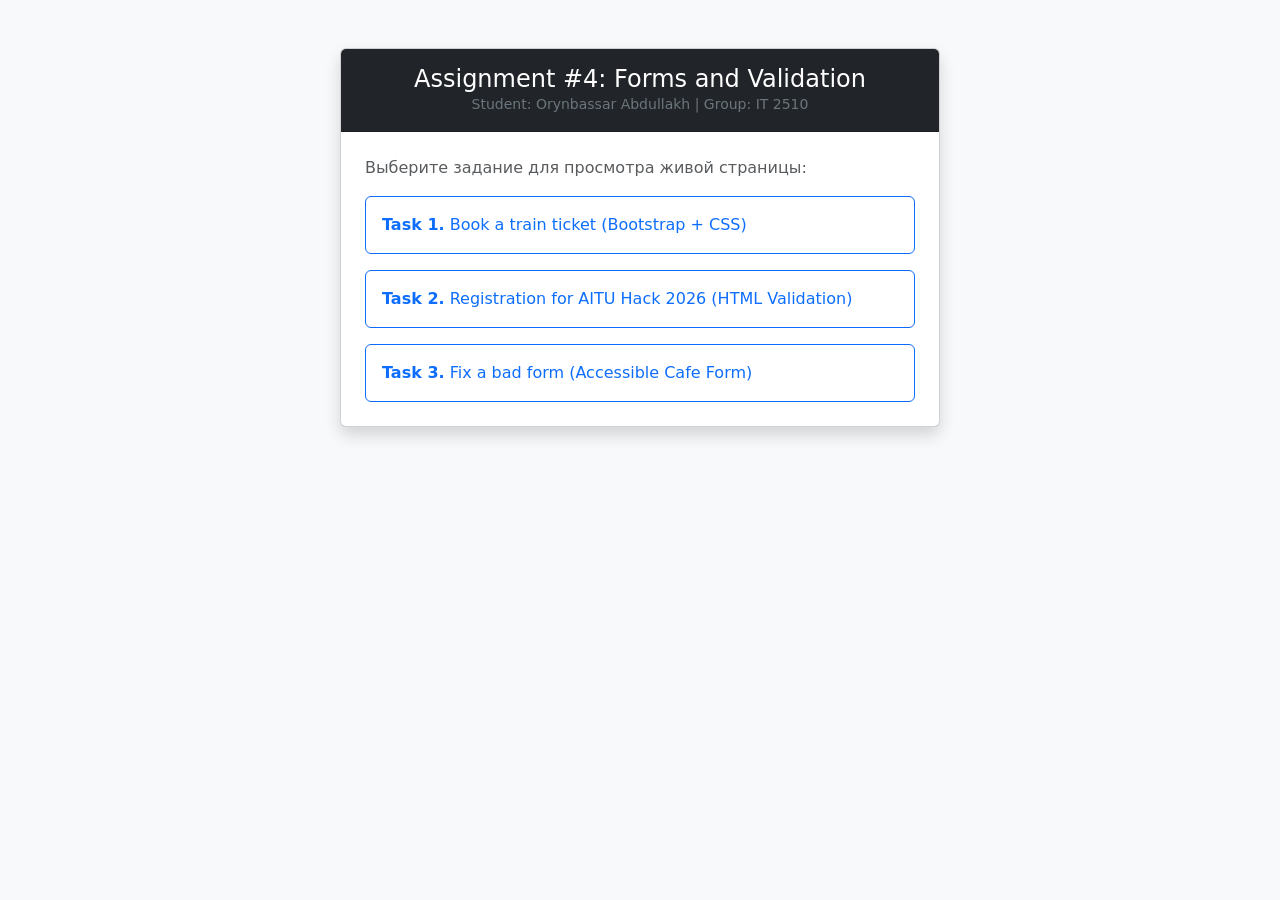
<file: index.html>
<!DOCTYPE html>
<html lang="ru">
<head>
    <meta charset="UTF-8">
    <meta name="viewport" content="width=device-width, initial-scale=1.0">
    <title>Assignment #4 — Orynbassar Abdullakh</title>
    <!-- Правильная ссылка на Bootstrap -->
    <link href="https://unpkg.com/bootstrap@5.3.2/dist/css/bootstrap.min.css" rel="stylesheet">
</head>
<!-- Убрана опечатка со слешем (bg-light) -->
<body class="bg-light container py-5">
    <div class="card shadow mx-auto" style="max-width: 600px;">
        <div class="card-header bg-dark text-white text-center py-3">
            <h1 class="h4 mb-0">Assignment #4: Forms and Validation</h1>
            <p class="mb-0 small text-secondary">Student: Orynbassar Abdullakh | Group: IT 2510</p>
        </div>
        <div class="card-body p-4">
            <p class="text-muted">Выберите задание для просмотра живой страницы:</p>
            <div class="d-grid gap-3">
                <a href="task1.html" class="btn btn-outline-primary text-start p-3">
                    <strong>Task 1.</strong> Book a train ticket (Bootstrap + CSS)
                </a>
                <a href="task2.html" class="btn btn-outline-primary text-start p-3">
                    <strong>Task 2.</strong> Registration for AITU Hack 2026 (HTML Validation)
                </a>
                <a href="task3.html" class="btn btn-outline-primary text-start p-3">
                    <strong>Task 3.</strong> Fix a bad form (Accessible Cafe Form)
                </a>
            </div>
        </div>
    </div>
</body>
</html>
</file>
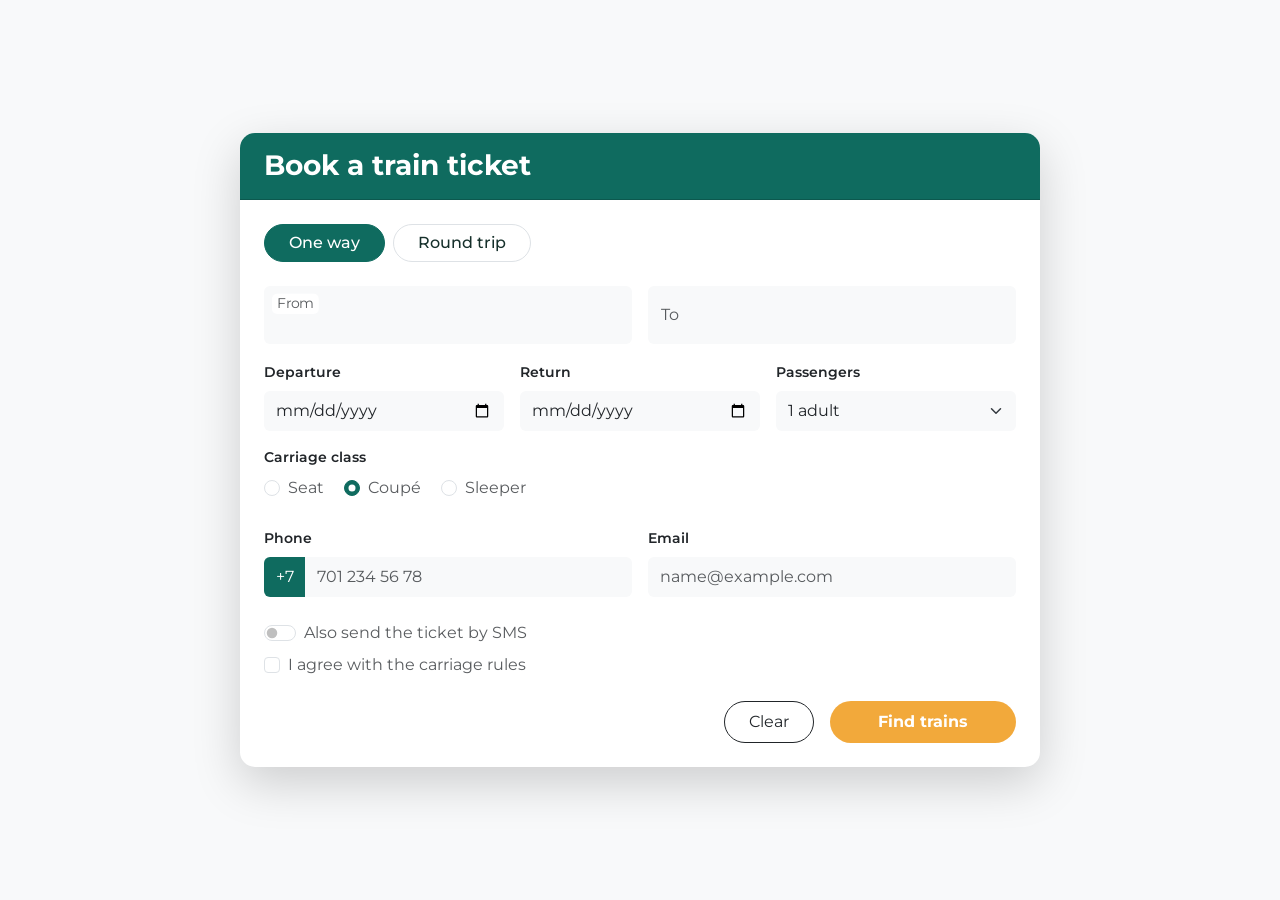
<file: task1.html>
<!DOCTYPE html>
<html lang="en">
<head>
    <meta charset="UTF-8">
    <meta name="viewport" content="width=device-width, initial-scale=1.0">
    <title>Task 1: Train Ticket</title>
    <link href="https://cdn.jsdelivr.net/npm/bootstrap@5.3.0/dist/css/bootstrap.min.css" rel="stylesheet">
    <link href="https://fonts.googleapis.com/css2?family=Montserrat:wght@400;500;600;700&display=swap" rel="stylesheet">
    <link rel="stylesheet" href="style1.css">
</head>
<body class="bg-light d-flex justify-content-center align-items-center min-vh-100 p-3">

<div class="card shadow-lg border-0 ticket-card">
    <div class="card-header text-white px-4 py-3" style="background-color: #0F6B5F; border-radius: 15px 15px 0 0;">
        <h3 class="mb-0 fw-bold">Book a train ticket</h3>
    </div>
    <div class="card-body p-4">
        <form>
            <!-- Trip Type -->
            <div class="mb-4 d-flex gap-2">
                <input type="radio" class="btn-check" name="tripType" id="oneWay" autocomplete="off" checked>
                <label class="btn btn-outline-custom rounded-pill px-4" for="oneWay">One way</label>

                <input type="radio" class="btn-check" name="tripType" id="roundTrip" autocomplete="off">
                <label class="btn btn-outline-custom rounded-pill px-4" for="roundTrip">Round trip</label>
            </div>

            <!-- Locations -->
            <div class="row g-3 mb-3">
                <div class="col-md-6">
                    <div class="form-floating">
                        <input type="text" class="form-control bg-light border-0" id="from" placeholder="From" value=" " required>
                        <label for="from" class="text-muted">From</label>
                    </div>
                </div>
                <div class="col-md-6">
                    <div class="form-floating">
                        <input type="text" class="form-control bg-light border-0" id="to" placeholder="To" required>
                        <label for="to" class="text-muted">To</label>
                    </div>
                </div>
            </div>

            <!-- Dates & Passengers -->
            <div class="row g-3 mb-3">
                <div class="col-md-4">
                    <label for="departure" class="form-label fw-semibold small">Departure</label>
                    <input type="date" class="form-control bg-light border-0 py-2" id="departure" required>
                </div>
                <div class="col-md-4">
                    <label for="return" class="form-label fw-semibold small">Return</label>
                    <input type="date" class="form-control bg-light border-0 py-2" id="return">
                </div>
                <div class="col-md-4">
                    <label for="passengers" class="form-label fw-semibold small">Passengers</label>
                    <select class="form-select bg-light border-0 py-2" id="passengers" required>
                        <option value="1">1 adult</option>
                        <option value="2">2 adults</option>
                        <option value="3">3 adults</option>
                        <option value="4">4 adults</option>
                        <option value="5">5 adults</option>
                        <option value="6">6 adults</option>
                    </select>
                </div>
            </div>

            <!-- Carriage Class -->
            <div class="mb-4">
                <label class="form-label fw-semibold small d-block mb-2">Carriage class</label>
                <div class="form-check form-check-inline">
                    <input class="form-check-input" type="radio" name="carriageClass" id="seat" value="seat" required>
                    <label class="form-check-label text-muted" for="seat">Seat</label>
                </div>
                <div class="form-check form-check-inline">
                    <input class="form-check-input" type="radio" name="carriageClass" id="coupe" value="coupe" checked>
                    <label class="form-check-label text-muted" for="coupe">Coupé</label>
                </div>
                <div class="form-check form-check-inline">
                    <input class="form-check-input" type="radio" name="carriageClass" id="sleeper" value="sleeper">
                    <label class="form-check-label text-muted" for="sleeper">Sleeper</label>
                </div>
            </div>

            <!-- Contacts -->
            <div class="row g-3 mb-4">
                <div class="col-md-6">
                    <label for="phone" class="form-label fw-semibold small">Phone</label>
                    <div class="input-group">
                        <span class="input-group-text text-white border-0" style="background-color: #0F6B5F;">+7</span>
                        <input type="tel" class="form-control bg-light border-0 py-2" id="phone" placeholder="701 234 56 78" required>
                    </div>
                </div>
                <div class="col-md-6">
                    <label for="email" class="form-label fw-semibold small">Email</label>
                    <input type="email" class="form-control bg-light border-0 py-2" id="email" placeholder="name@example.com" required>
                </div>
            </div>

            <!-- Agreements -->
            <div class="mb-4">
                <div class="form-check form-switch mb-2">
                    <input class="form-check-input" type="checkbox" role="switch" id="sms">
                    <label class="form-check-label text-muted" for="sms">Also send the ticket by SMS</label>
                </div>
                <div class="form-check">
                    <input class="form-check-input" type="checkbox" id="rules" required>
                    <label class="form-check-label text-muted" for="rules">I agree with the carriage rules</label>
                </div>
            </div>

            <!-- Buttons (Responsive order) -->
            <div class="d-flex flex-column flex-md-row justify-content-md-end gap-3 mt-4 btn-container">
                <button type="reset" class="btn btn-outline-dark rounded-pill px-4 py-2 order-2 order-md-1 btn-clear">Clear</button>
                <button type="submit" class="btn text-white fw-bold rounded-pill px-5 py-2 order-1 order-md-2 btn-find" style="background-color: #F2A93B; border: none;">Find trains</button>
            </div>
        </form>
    </div>
</div>

</body>
</html>
</file>
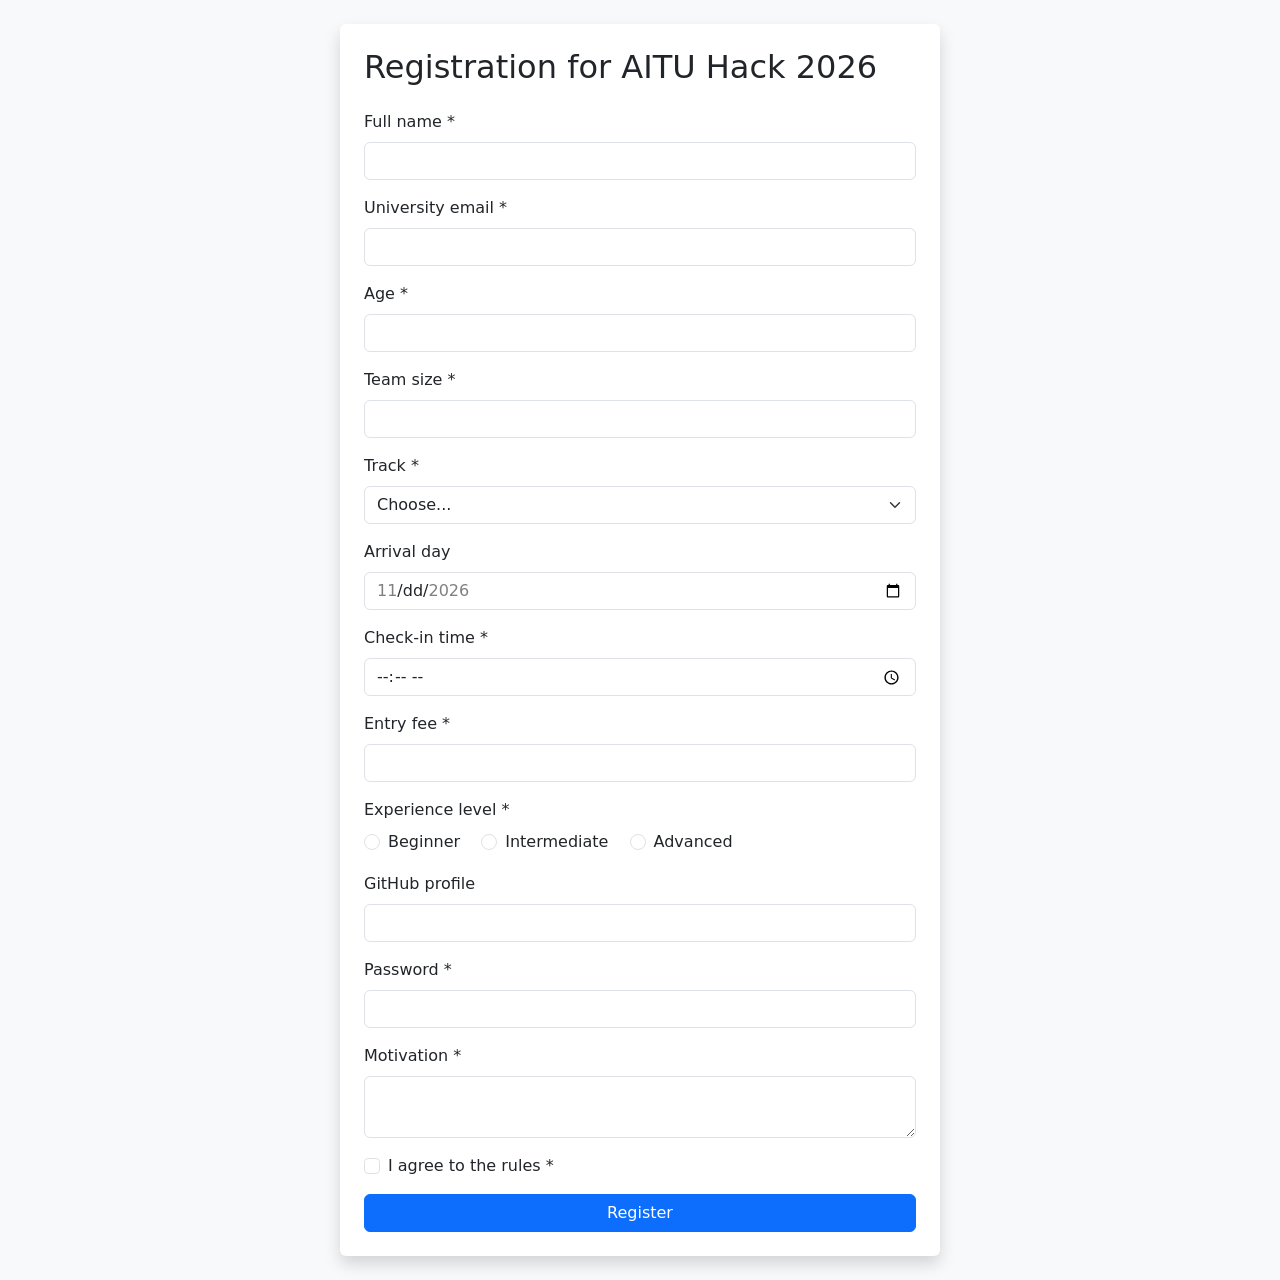
<file: task2.html>
<!DOCTYPE html>
<html lang="en">
<head>
    <meta charset="UTF-8">
    <meta name="viewport" content="width=device-width, initial-scale=1.0">
    <title>Task 2: Hackathon Registration</title>
    <link href="https://cdn.jsdelivr.net/npm/bootstrap@5.3.0/dist/css/bootstrap.min.css" rel="stylesheet">
    <style>
        input:user-invalid ~ .invalid-feedback,
        select:user-invalid ~ .invalid-feedback,
        textarea:user-invalid ~ .invalid-feedback {
            display: block;
        }
        input:user-invalid, select:user-invalid, textarea:user-invalid {
            border-color: #dc3545;
        }
    </style>
</head>
<body class="bg-light p-4">
    <div class="container max-w-md mx-auto bg-white p-4 rounded shadow" style="max-width: 600px;">
        <h2 class="mb-4">Registration for AITU Hack 2026</h2>
        <form id="hackathonForm">
            <div class="mb-3">
                <label class="form-label">Full name *</label>
                <input type="text" class="form-control" name="fullname" minlength="2" maxlength="40" required>
                <div class="invalid-feedback">Must be between 2 and 40 characters.</div>
            </div>

            <div class="mb-3">
                <label class="form-label">University email *</label>
                <input type="email" class="form-control" name="email" required>
                <div class="invalid-feedback">Please enter a valid email address.</div>
            </div>

            <div class="mb-3">
                <label class="form-label">Age *</label>
                <input type="number" class="form-control" name="age" min="16" max="30" required>
                <div class="invalid-feedback">Must be a whole number between 16 and 30.</div>
            </div>

            <div class="mb-3">
                <label class="form-label">Team size *</label>
                <input type="number" class="form-control" name="teamsize" min="1" max="4" required>
                <div class="invalid-feedback">Must be a whole number between 1 and 4.</div>
            </div>

            <div class="mb-3">
                <label class="form-label">Track *</label>
                <select class="form-select" name="track" required>
                    <option value="" disabled selected>Choose...</option>
                    <option value="Web">Web</option>
                    <option value="Mobile">Mobile</option>
                    <option value="AI">AI</option>
                    <option value="GameDev">GameDev</option>
                </select>
                <div class="invalid-feedback">Please select a valid track.</div>
            </div>

            <div class="mb-3">
                <label class="form-label">Arrival day</label>
                <input type="date" class="form-control" name="arrival" min="2026-11-20" max="2026-11-22">
                <div class="invalid-feedback">Must be between 20-22 November 2026.</div>
            </div>

            <div class="mb-3">
                <label class="form-label">Check-in time *</label>
                <input type="time" class="form-control" name="checkin" min="09:00" max="18:00" step="1800" required>
                <div class="invalid-feedback">Must be between 09:00 and 18:00, in 30 min steps.</div>
            </div>

            <div class="mb-3">
                <label class="form-label">Entry fee *</label>
                <input type="number" class="form-control" name="fee" min="0" max="5000" step="500" required>
                <div class="invalid-feedback">Must be between 0 and 5000, in steps of 500.</div>
            </div>

            <div class="mb-3">
                <label class="form-label d-block">Experience level *</label>
                <div class="form-check form-check-inline">
                    <input class="form-check-input" type="radio" name="exp" id="exp1" value="Beginner" required>
                    <label class="form-check-label" for="exp1">Beginner</label>
                </div>
                <div class="form-check form-check-inline">
                    <input class="form-check-input" type="radio" name="exp" id="exp2" value="Intermediate">
                    <label class="form-check-label" for="exp2">Intermediate</label>
                </div>
                <div class="form-check form-check-inline">
                    <input class="form-check-input" type="radio" name="exp" id="exp3" value="Advanced">
                    <label class="form-check-label" for="exp3">Advanced</label>
                </div>
            </div>

            <div class="mb-3">
                <label class="form-label">GitHub profile</label>
                <input type="url" class="form-control" name="github">
                <div class="invalid-feedback">Must be a full valid URL.</div>
            </div>

            <div class="mb-3">
                <label class="form-label">Password *</label>
                <input type="password" class="form-control" name="password" minlength="8" maxlength="20" required>
                <div class="invalid-feedback">Must be between 8 and 20 characters.</div>
            </div>

            <div class="mb-3">
                <label class="form-label">Motivation *</label>
                <textarea class="form-control" name="motivation" minlength="50" maxlength="300" required></textarea>
                <div class="invalid-feedback">Must be between 50 and 300 characters.</div>
            </div>

            <div class="mb-3 form-check">
                <input type="checkbox" class="form-check-input" id="rulesAgree" required>
                <label class="form-check-label" for="rulesAgree">I agree to the rules *</label>
                <div class="invalid-feedback">You must agree to the rules.</div>
            </div>

            <button type="submit" class="btn btn-primary w-100">Register</button>
        </form>
    </div>
</body>
</html>
</file>
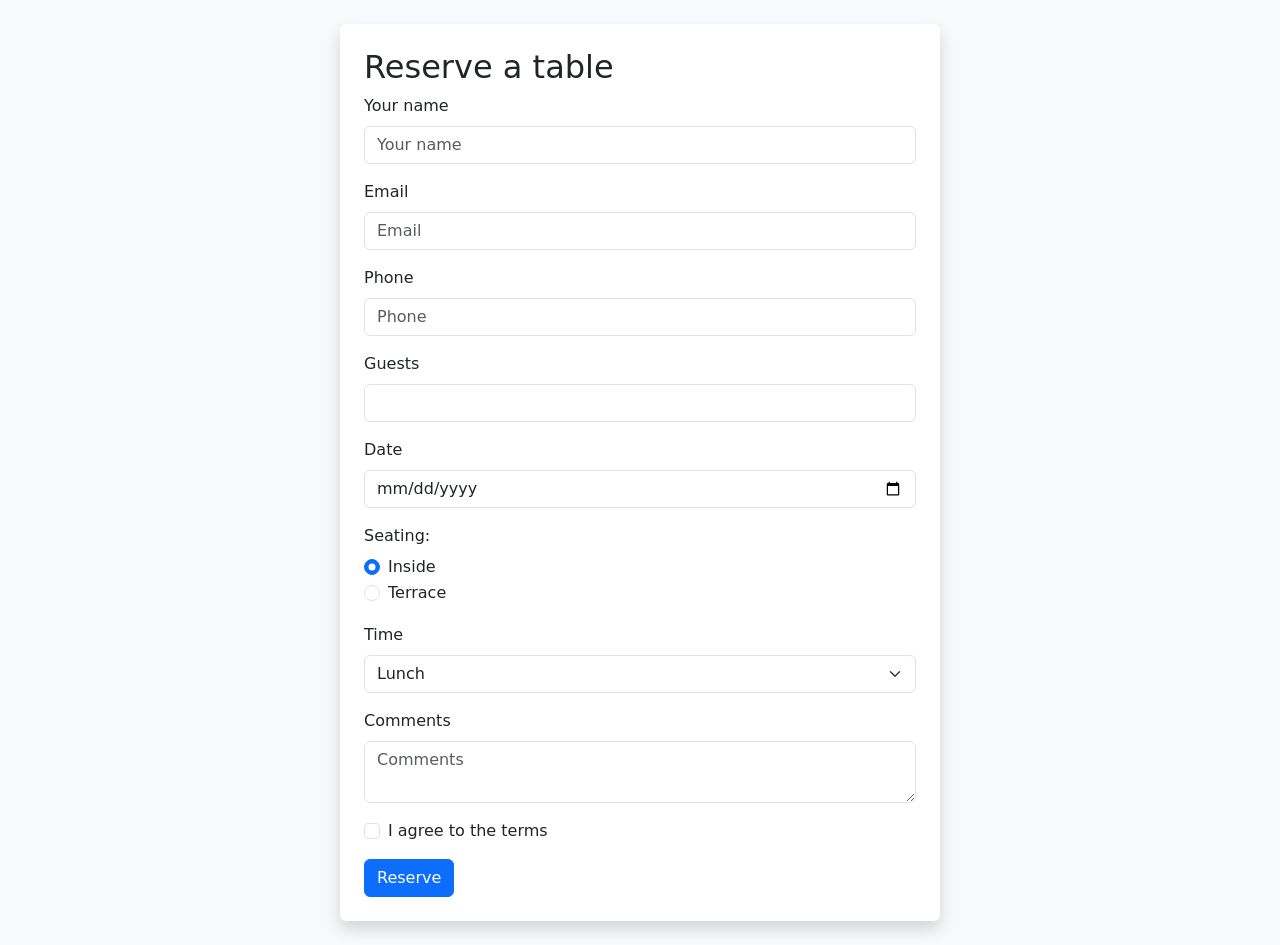
<file: task3.html>
<!DOCTYPE html>
<html lang="en">
<head>
    <meta charset="UTF-8">
    <meta name="viewport" content="width=device-width, initial-scale=1.0">
    <title>Task 3: Fixed Form</title>
    <link href="https://cdn.jsdelivr.net/npm/bootstrap@5.3.0/dist/css/bootstrap.min.css" rel="stylesheet">
</head>
<body class="bg-light p-4">
    <div class="container bg-white p-4 rounded shadow" style="max-width: 600px;">
        <h2>Reserve a table</h2>
        <form>
            <div class="mb-3">
                <label for="name" class="form-label">Your name</label>
                <input type="text" class="form-control" id="name" name="name" placeholder="Your name" required>
            </div>
            
            <div class="mb-3">
                <label for="email" class="form-label">Email</label>
                <input type="email" class="form-control" id="email" name="email" placeholder="Email" required>
            </div>
            
            <div class="mb-3">
                <label for="phone" class="form-label">Phone</label>
                <input type="tel" class="form-control" id="phone" name="phone" placeholder="Phone" required>
            </div>
            
            <div class="mb-3">
                <label for="guests" class="form-label">Guests</label>
                <input type="number" class="form-control" id="guests" name="guests" min="1" required>
            </div>
            
            <div class="mb-3">
                <label for="date" class="form-label">Date</label>
                <input type="date" class="form-control" id="date" name="date" required>
            </div>
            
            <fieldset class="mb-3">
                <legend class="col-form-label pt-0">Seating:</legend>
                <div class="form-check">
                    <input class="form-check-input" type="radio" name="seating" id="inside" value="Inside" checked>
                    <label class="form-check-label" for="inside">Inside</label>
                </div>
                <div class="form-check">
                    <input class="form-check-input" type="radio" name="seating" id="terrace" value="Terrace">
                    <label class="form-check-label" for="terrace">Terrace</label>
                </div>
            </fieldset>
            
            <div class="mb-3">
                <label for="time" class="form-label">Time</label>
                <select class="form-select" id="time" name="time">
                    <option value="Lunch">Lunch</option>
                    <option value="Dinner">Dinner</option>
                </select>
            </div>
            
            <div class="mb-3">
                <label for="comments" class="form-label">Comments</label>
                <textarea class="form-control" id="comments" name="comments" placeholder="Comments"></textarea>
            </div>
            
            <div class="mb-3 form-check">
                <input type="checkbox" class="form-check-input" id="terms" name="terms" required>
                <label class="form-check-label" for="terms">I agree to the terms</label>
            </div>
            
            <button type="submit" class="btn btn-primary">Reserve</button>
        </form>
    </div>
</body>
</html>
</file>
<file: style1.css>
body {
    font-family: 'Montserrat', sans-serif;
}

.ticket-card {
    border-radius: 15px;
    max-width: 800px;
    width: 100%;
}

.btn-outline-custom {
    color: #16302B;
    border-color: #dee2e6;
    font-weight: 500;
}

.btn-check:checked + .btn-outline-custom {
    background-color: #0F6B5F;
    color: white;
    border-color: #0F6B5F;
}

.form-check-input:checked {
    background-color: #0F6B5F;
    border-color: #0F6B5F;
}

.btn-find:hover {
    background-color: #d99632 !important;
}

/* Specific input styles for focus */
.form-control:focus, .form-select:focus {
    box-shadow: 0 0 0 0.25rem rgba(15, 107, 95, 0.25);
}

/* Mobile specific styling */
@media (max-width: 767px) {
    .btn-container {
        display: flex;
        flex-direction: column;
    }
    .btn-clear {
        order: 2; /* Put clear at the bottom on mobile */
    }
    .btn-find {
        order: 1; /* Put find at the top on mobile */
    }
}
</file>
